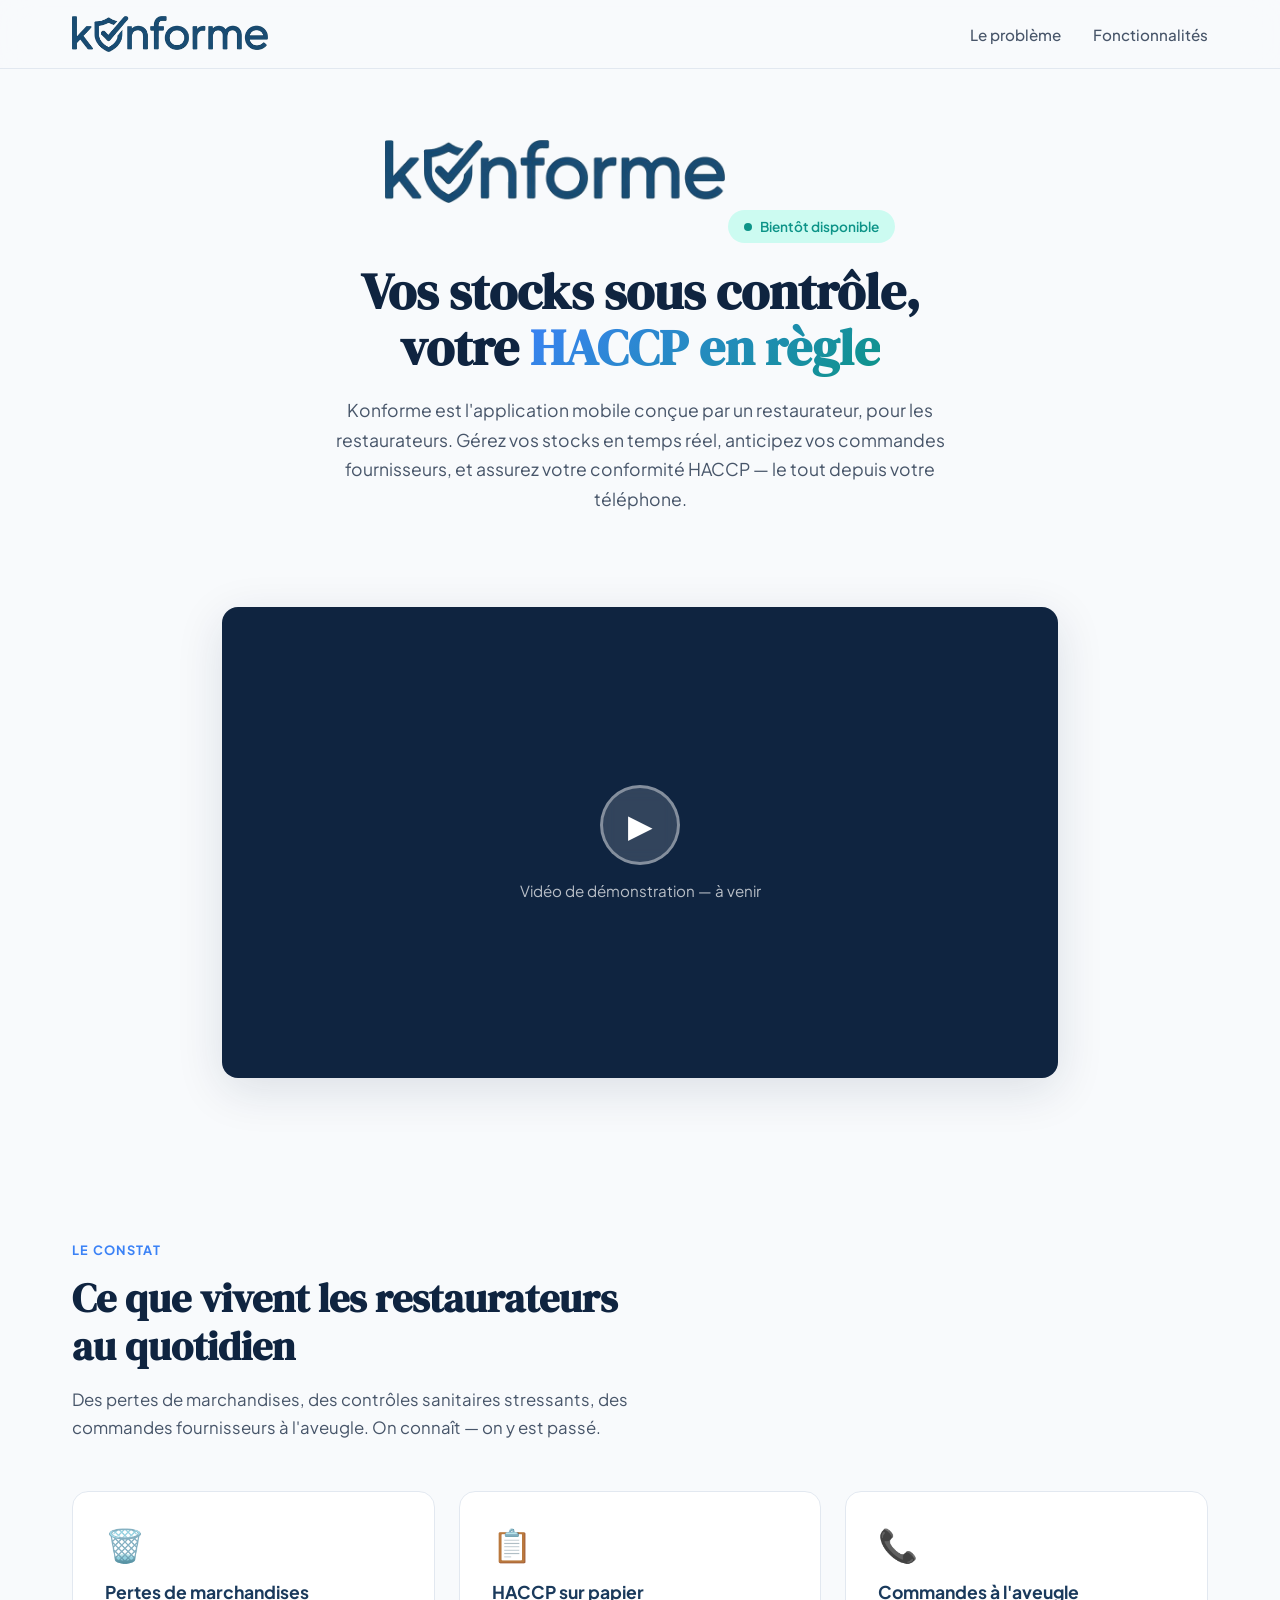
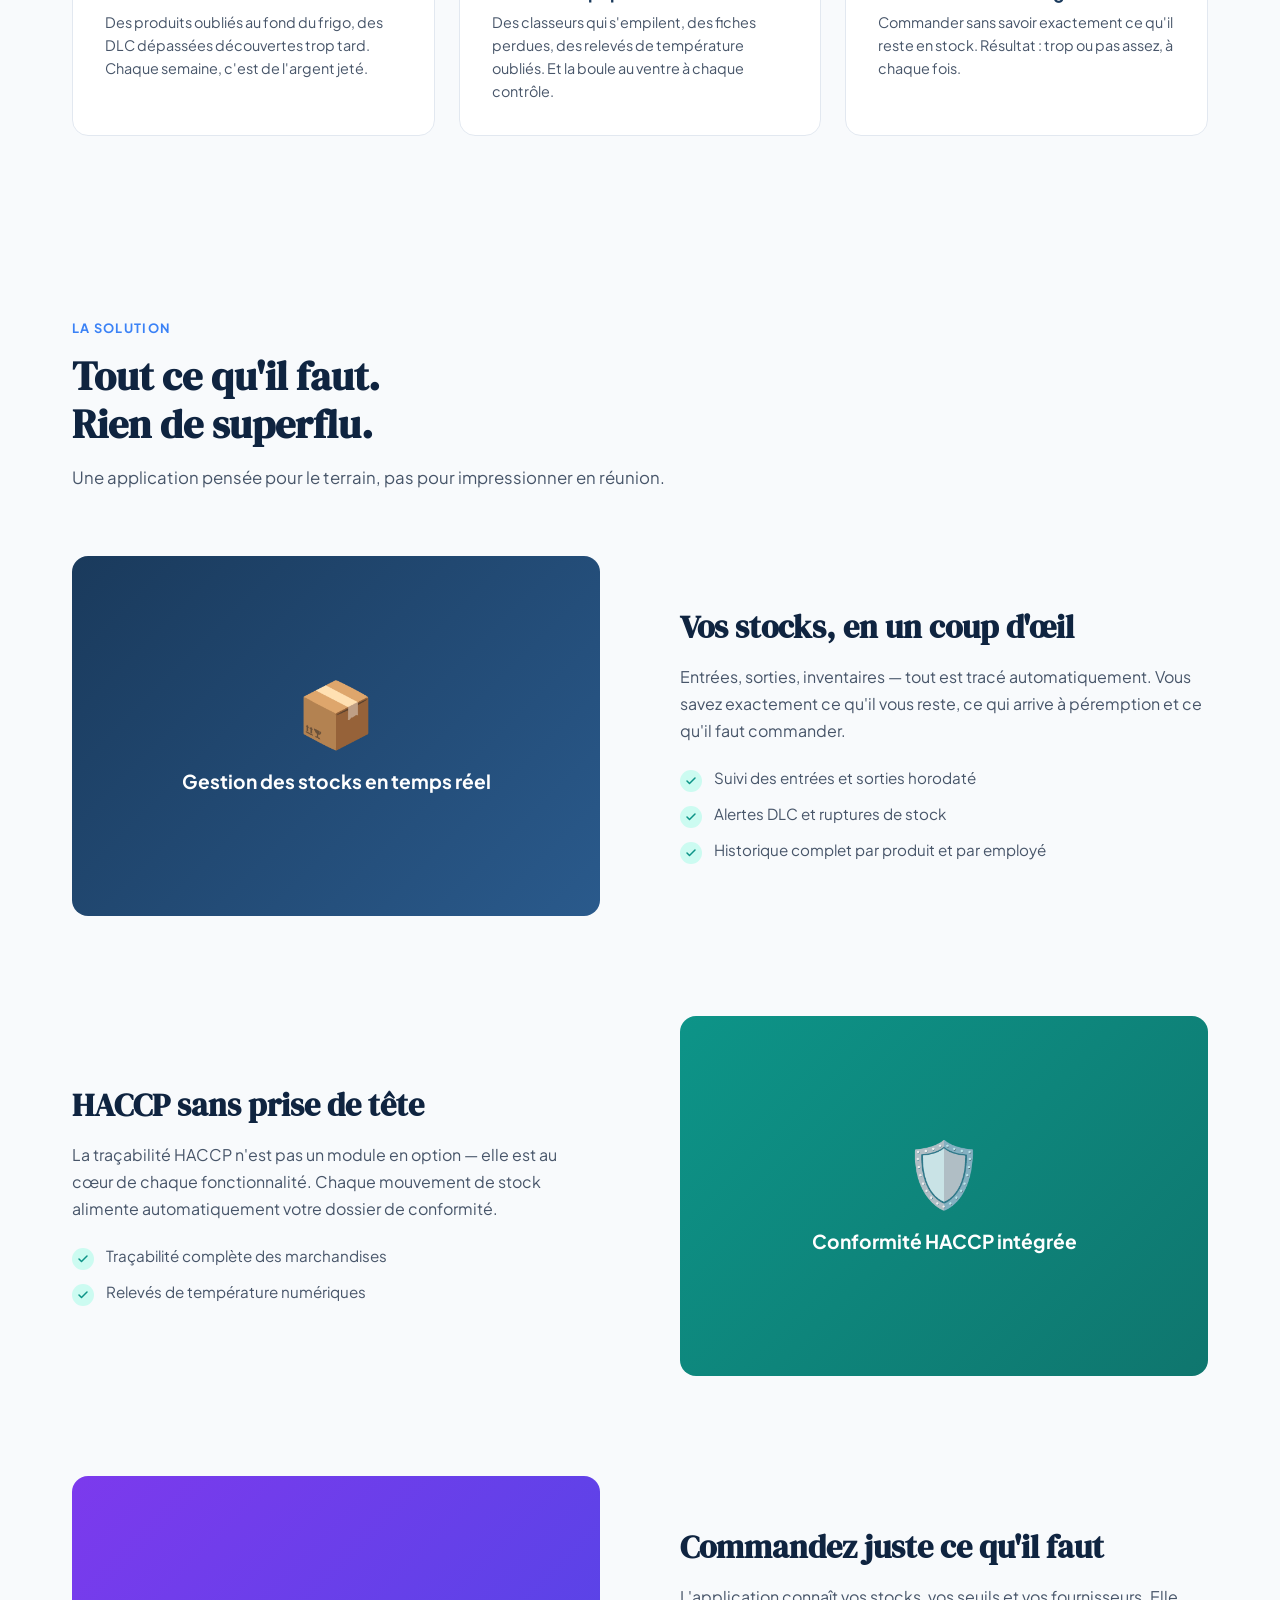
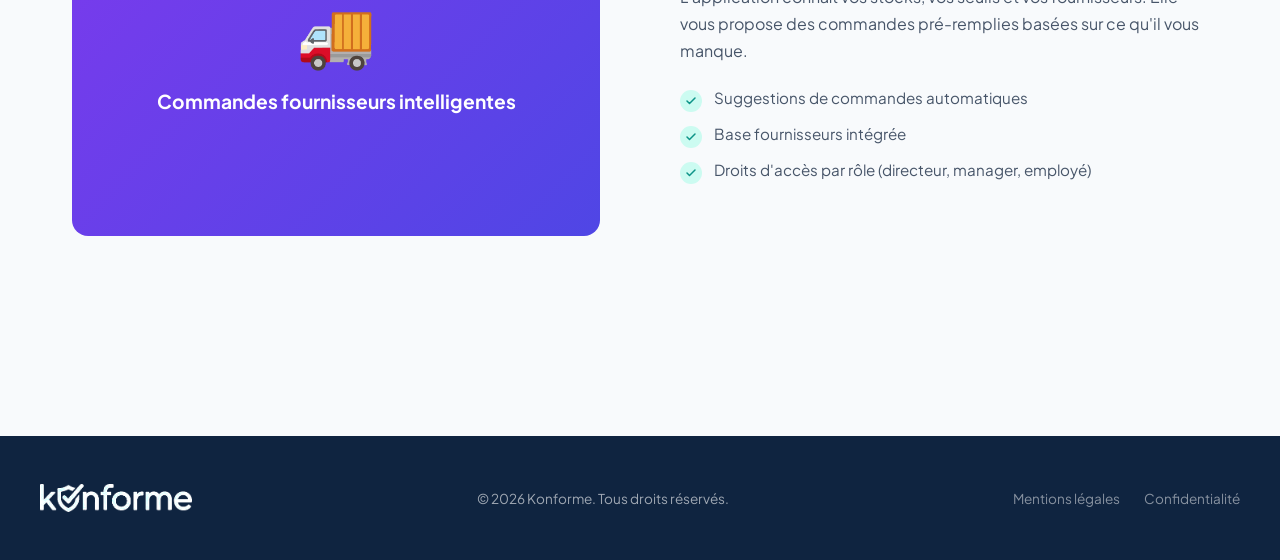
<file: index.html>
<!DOCTYPE html>
<html lang="fr">
<head>
<meta charset="UTF-8">
<meta name="viewport" content="width=device-width, initial-scale=1.0">
<!-- Aucun script, style, police ni connexion hors de ce site et de la base Konforme. -->
<meta http-equiv="Content-Security-Policy" content="default-src 'none'; script-src 'self'; style-src 'self'; font-src 'self'; img-src 'self'; connect-src https://bnlunucirsgbodbamtaa.supabase.co; base-uri 'none'; form-action 'none'">
<meta name="referrer" content="strict-origin-when-cross-origin">
<title>Konforme — Gestion des stocks &amp; conformité HACCP</title>
<meta name="description" content="Konforme : la gestion des stocks et la conformité HACCP pour la restauration, depuis votre téléphone.">
<link rel="icon" href="/assets/favicon.png">
<link rel="stylesheet" href="/assets/landing.css">
</head>
<body>

<!-- NAV -->
<nav id="navbar">
  <div class="nav-inner">
    <img src="/assets/logo-konforme.png" alt="Konforme" class="nav-logo">
    <div class="nav-links" id="navLinks">
      <a href="#problemes">Le problème</a>
      <a href="#fonctionnalites">Fonctionnalités</a>
    </div>
    <button class="hamburger" id="hamburger" aria-label="Menu">
      <span></span><span></span><span></span>
    </button>
  </div>
</nav>

<!-- HERO -->
<section class="hero">
  <img src="/assets/logo-konforme.png" alt="Konforme" class="hero-logo">
  <div class="hero-badge">Bientôt disponible</div>
  <h1>Vos stocks sous contrôle,<br>votre <span>HACCP en règle</span></h1>
  <p class="hero-desc">
    Konforme est l'application mobile conçue par un restaurateur, pour les restaurateurs.
    Gérez vos stocks en temps réel, anticipez vos commandes fournisseurs,
    et assurez votre conformité HACCP — le tout depuis votre téléphone.
  </p>
</section>

<!-- VIDEO -->
<section class="video-section">
  <div class="video-wrapper">
    <!-- REMPLACER ce placeholder par ta vidéo :
         Option 1 - YouTube : <iframe src="https://www.youtube.com/embed/TON_ID_VIDEO" allowfullscreen></iframe>
         Option 2 - Fichier : <video src="demo.mp4" controls poster="thumbnail.jpg"></video>
    -->
    <div class="video-placeholder" id="videoPlaceholder">
      <div class="play-btn">▶</div>
      <p>Vidéo de démonstration — à venir</p>
    </div>
  </div>
</section>

<!-- PROBLEMS -->
<section class="problems" id="problemes">
  <div class="section-label">Le constat</div>
  <h2>Ce que vivent les restaurateurs<br>au quotidien</h2>
  <p class="section-desc">
    Des pertes de marchandises, des contrôles sanitaires stressants,
    des commandes fournisseurs à l'aveugle. On connaît — on y est passé.
  </p>
  <div class="problem-grid">
    <div class="problem-card">
      <div class="problem-icon">🗑️</div>
      <h3>Pertes de marchandises</h3>
      <p>Des produits oubliés au fond du frigo, des DLC dépassées découvertes trop tard. Chaque semaine, c'est de l'argent jeté.</p>
    </div>
    <div class="problem-card">
      <div class="problem-icon">📋</div>
      <h3>HACCP sur papier</h3>
      <p>Des classeurs qui s'empilent, des fiches perdues, des relevés de température oubliés. Et la boule au ventre à chaque contrôle.</p>
    </div>
    <div class="problem-card">
      <div class="problem-icon">📞</div>
      <h3>Commandes à l'aveugle</h3>
      <p>Commander sans savoir exactement ce qu'il reste en stock. Résultat : trop ou pas assez, à chaque fois.</p>
    </div>
  </div>
</section>

<!-- FEATURES -->
<section class="features" id="fonctionnalites">
  <div class="section-label">La solution</div>
  <h2>Tout ce qu'il faut.<br>Rien de superflu.</h2>
  <p class="section-desc marge-features">
    Une application pensée pour le terrain, pas pour impressionner en réunion.
  </p>

  <div class="feature-row">
    <div class="feature-visual">
      <div class="feature-visual-content">
        <div class="feature-emoji">📦</div>
        <div class="feature-visual-title">Gestion des stocks en temps réel</div>
      </div>
    </div>
    <div class="feature-content">
      <h3>Vos stocks, en un coup d'œil</h3>
      <p>Entrées, sorties, inventaires — tout est tracé automatiquement. Vous savez exactement ce qu'il vous reste, ce qui arrive à péremption et ce qu'il faut commander.</p>
      <ul class="feature-checklist">
        <li><div class="check-icon"><svg viewBox="0 0 24 24" fill="none" stroke="currentColor" stroke-width="3" stroke-linecap="round" stroke-linejoin="round"><path d="M20 6L9 17l-5-5"/></svg></div>Suivi des entrées et sorties horodaté</li>
        <li><div class="check-icon"><svg viewBox="0 0 24 24" fill="none" stroke="currentColor" stroke-width="3" stroke-linecap="round" stroke-linejoin="round"><path d="M20 6L9 17l-5-5"/></svg></div>Alertes DLC et ruptures de stock</li>
        <li><div class="check-icon"><svg viewBox="0 0 24 24" fill="none" stroke="currentColor" stroke-width="3" stroke-linecap="round" stroke-linejoin="round"><path d="M20 6L9 17l-5-5"/></svg></div>Historique complet par produit et par employé</li>
      </ul>
    </div>
  </div>

  <div class="feature-row reverse">
    <div class="feature-visual fond-teal">
      <div class="feature-visual-content">
        <div class="feature-emoji">🛡️</div>
        <div class="feature-visual-title">Conformité HACCP intégrée</div>
      </div>
    </div>
    <div class="feature-content">
      <h3>HACCP sans prise de tête</h3>
      <p>La traçabilité HACCP n'est pas un module en option — elle est au cœur de chaque fonctionnalité. Chaque mouvement de stock alimente automatiquement votre dossier de conformité.</p>
      <ul class="feature-checklist">
        <li><div class="check-icon"><svg viewBox="0 0 24 24" fill="none" stroke="currentColor" stroke-width="3" stroke-linecap="round" stroke-linejoin="round"><path d="M20 6L9 17l-5-5"/></svg></div>Traçabilité complète des marchandises</li>
        <li><div class="check-icon"><svg viewBox="0 0 24 24" fill="none" stroke="currentColor" stroke-width="3" stroke-linecap="round" stroke-linejoin="round"><path d="M20 6L9 17l-5-5"/></svg></div>Relevés de température numériques</li>
      </ul>
    </div>
  </div>

  <div class="feature-row">
    <div class="feature-visual fond-violet">
      <div class="feature-visual-content">
        <div class="feature-emoji">🚚</div>
        <div class="feature-visual-title">Commandes fournisseurs intelligentes</div>
      </div>
    </div>
    <div class="feature-content">
      <h3>Commandez juste ce qu'il faut</h3>
      <p>L'application connaît vos stocks, vos seuils et vos fournisseurs. Elle vous propose des commandes pré-remplies basées sur ce qu'il vous manque.</p>
      <ul class="feature-checklist">
        <li><div class="check-icon"><svg viewBox="0 0 24 24" fill="none" stroke="currentColor" stroke-width="3" stroke-linecap="round" stroke-linejoin="round"><path d="M20 6L9 17l-5-5"/></svg></div>Suggestions de commandes automatiques</li>
        <li><div class="check-icon"><svg viewBox="0 0 24 24" fill="none" stroke="currentColor" stroke-width="3" stroke-linecap="round" stroke-linejoin="round"><path d="M20 6L9 17l-5-5"/></svg></div>Base fournisseurs intégrée</li>
        <li><div class="check-icon"><svg viewBox="0 0 24 24" fill="none" stroke="currentColor" stroke-width="3" stroke-linecap="round" stroke-linejoin="round"><path d="M20 6L9 17l-5-5"/></svg></div>Droits d'accès par rôle (directeur, manager, employé)</li>
      </ul>
    </div>
  </div>
</section>

<!-- « Etre recontacte » : pret mais masque jusqu'a la fin du test chez
     Porzione (Felix, 25 octobre). Pour l'afficher : retirer « cache » ci-dessous.
     Le simulateur de devis viendra quand les prix seront definis. -->
<section class="contact-section cache" id="contact">
  <div class="contact-inner">
    <div class="section-label">Contact</div>
    <h2>Être recontacté</h2>
    <div class="callback-form visible" id="callbackForm">
      <input type="text" id="cbName" placeholder="Votre nom" maxlength="200" autocomplete="name">
      <input type="text" id="cbEtab" placeholder="Nom de l'établissement" maxlength="200" autocomplete="organization">
      <input type="email" id="cbEmail" placeholder="Votre e-mail" maxlength="254" autocomplete="email">
      <input type="tel" id="cbPhone" placeholder="Votre téléphone" maxlength="30" autocomplete="tel">
      <input type="text" id="cbSlot" placeholder="Créneau préféré (ex: mardi matin)" maxlength="100">
      <div class="callback-erreur" id="cbErreur" role="alert"></div>
      <button class="btn btn-teal btn-pleine" id="btnEnvoyer">Envoyer ma demande</button>
    </div>
    <div class="callback-success" id="callbackSuccess">
      ✓ Merci ! Nous vous recontacterons rapidement.
    </div>
  </div>
</section>

<!-- FOOTER -->
<footer>
  <div class="footer-inner">
    <img src="/assets/logo-konforme.png" alt="Konforme" class="footer-logo">
    <p>© 2026 Konforme. Tous droits réservés.</p>
    <div class="footer-links">
      <a href="/mentions-legales/">Mentions légales</a>
      <a href="/confidentialite/">Confidentialité</a>
    </div>
  </div>
</footer>

<script src="/config.js"></script>
<script src="/assets/landing.js"></script>

</body>
</html>
</file>
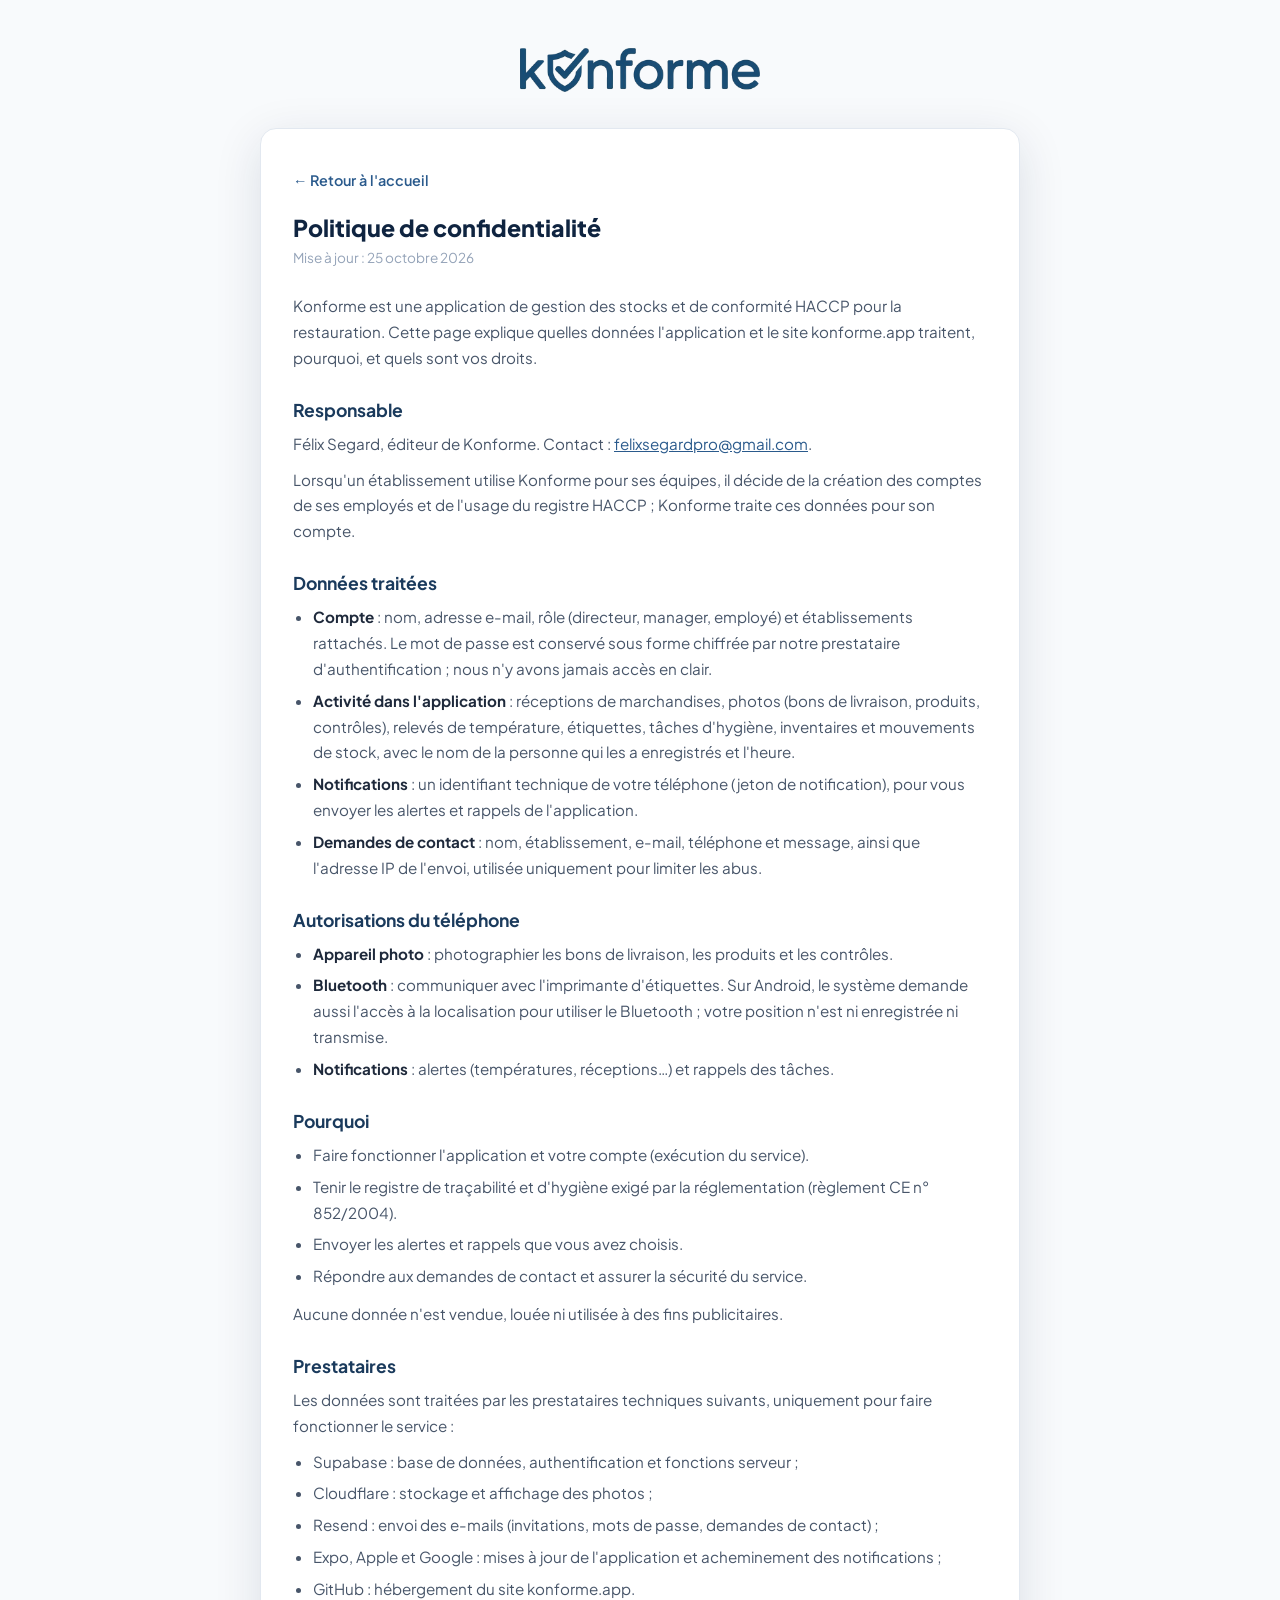
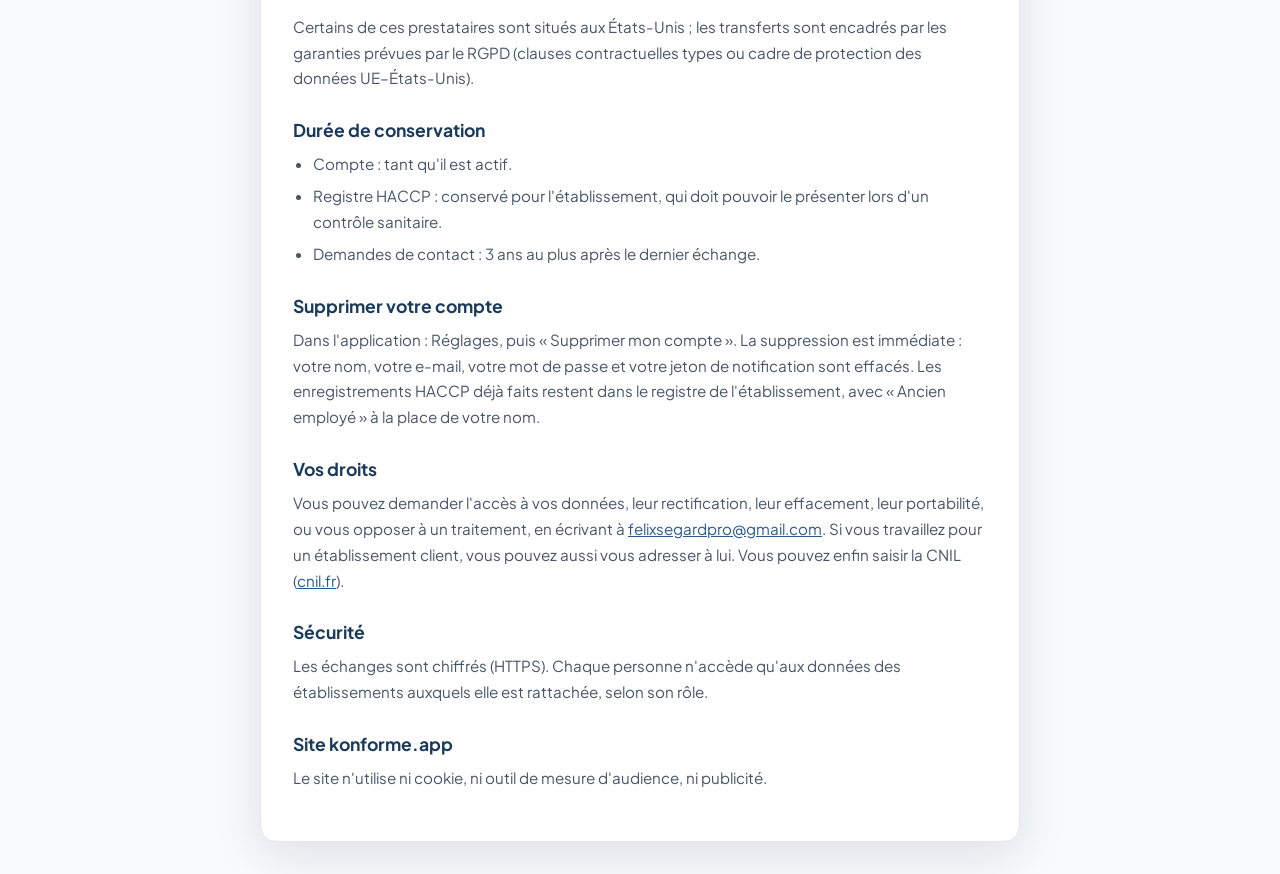
<file: confidentialite/index.html>
<!doctype html>
<html lang="fr">
<head>
  <meta charset="utf-8">
  <meta name="viewport" content="width=device-width, initial-scale=1">
  <meta http-equiv="Content-Security-Policy" content="default-src 'none'; style-src 'self'; font-src 'self'; img-src 'self'; base-uri 'none'; form-action 'none'">
  <meta name="referrer" content="strict-origin-when-cross-origin">
  <title>Politique de confidentialité — Konforme</title>
  <link rel="icon" href="/assets/favicon.png">
  <link rel="stylesheet" href="/assets/style.css">
</head>
<body>
  <a class="logo-lien" href="/"><img class="logo" src="/assets/logo-konforme.png" alt="Konforme"></a>
  <main class="carte texte-page">
    <a class="retour" href="/">← Retour à l'accueil</a>
    <h1>Politique de confidentialité</h1>
    <p class="maj">Mise à jour : 25 octobre 2026</p>

    <p>Konforme est une application de gestion des stocks et de conformité HACCP pour la restauration. Cette page explique quelles données l'application et le site konforme.app traitent, pourquoi, et quels sont vos droits.</p>

    <h2>Responsable</h2>
    <p>Félix Segard, éditeur de Konforme. Contact : <a href="mailto:felixsegardpro@gmail.com">felixsegardpro@gmail.com</a>.</p>
    <p>Lorsqu'un établissement utilise Konforme pour ses équipes, il décide de la création des comptes de ses employés et de l'usage du registre HACCP ; Konforme traite ces données pour son compte.</p>

    <h2>Données traitées</h2>
    <ul>
      <li><strong>Compte</strong> : nom, adresse e-mail, rôle (directeur, manager, employé) et établissements rattachés. Le mot de passe est conservé sous forme chiffrée par notre prestataire d'authentification ; nous n'y avons jamais accès en clair.</li>
      <li><strong>Activité dans l'application</strong> : réceptions de marchandises, photos (bons de livraison, produits, contrôles), relevés de température, étiquettes, tâches d'hygiène, inventaires et mouvements de stock, avec le nom de la personne qui les a enregistrés et l'heure.</li>
      <li><strong>Notifications</strong> : un identifiant technique de votre téléphone (jeton de notification), pour vous envoyer les alertes et rappels de l'application.</li>
      <li><strong>Demandes de contact</strong> : nom, établissement, e-mail, téléphone et message, ainsi que l'adresse IP de l'envoi, utilisée uniquement pour limiter les abus.</li>
    </ul>

    <h2>Autorisations du téléphone</h2>
    <ul>
      <li><strong>Appareil photo</strong> : photographier les bons de livraison, les produits et les contrôles.</li>
      <li><strong>Bluetooth</strong> : communiquer avec l'imprimante d'étiquettes. Sur Android, le système demande aussi l'accès à la localisation pour utiliser le Bluetooth ; votre position n'est ni enregistrée ni transmise.</li>
      <li><strong>Notifications</strong> : alertes (températures, réceptions…) et rappels des tâches.</li>
    </ul>

    <h2>Pourquoi</h2>
    <ul>
      <li>Faire fonctionner l'application et votre compte (exécution du service).</li>
      <li>Tenir le registre de traçabilité et d'hygiène exigé par la réglementation (règlement CE n° 852/2004).</li>
      <li>Envoyer les alertes et rappels que vous avez choisis.</li>
      <li>Répondre aux demandes de contact et assurer la sécurité du service.</li>
    </ul>
    <p>Aucune donnée n'est vendue, louée ni utilisée à des fins publicitaires.</p>

    <h2>Prestataires</h2>
    <p>Les données sont traitées par les prestataires techniques suivants, uniquement pour faire fonctionner le service :</p>
    <ul>
      <li>Supabase : base de données, authentification et fonctions serveur ;</li>
      <li>Cloudflare : stockage et affichage des photos ;</li>
      <li>Resend : envoi des e-mails (invitations, mots de passe, demandes de contact) ;</li>
      <li>Expo, Apple et Google : mises à jour de l'application et acheminement des notifications ;</li>
      <li>GitHub : hébergement du site konforme.app.</li>
    </ul>
    <p>Certains de ces prestataires sont situés aux États-Unis ; les transferts sont encadrés par les garanties prévues par le RGPD (clauses contractuelles types ou cadre de protection des données UE–États-Unis).</p>

    <h2>Durée de conservation</h2>
    <ul>
      <li>Compte : tant qu'il est actif.</li>
      <li>Registre HACCP : conservé pour l'établissement, qui doit pouvoir le présenter lors d'un contrôle sanitaire.</li>
      <li>Demandes de contact : 3 ans au plus après le dernier échange.</li>
    </ul>

    <h2>Supprimer votre compte</h2>
    <p>Dans l'application : Réglages, puis « Supprimer mon compte ». La suppression est immédiate : votre nom, votre e-mail, votre mot de passe et votre jeton de notification sont effacés. Les enregistrements HACCP déjà faits restent dans le registre de l'établissement, avec « Ancien employé » à la place de votre nom.</p>

    <h2>Vos droits</h2>
    <p>Vous pouvez demander l'accès à vos données, leur rectification, leur effacement, leur portabilité, ou vous opposer à un traitement, en écrivant à <a href="mailto:felixsegardpro@gmail.com">felixsegardpro@gmail.com</a>. Si vous travaillez pour un établissement client, vous pouvez aussi vous adresser à lui. Vous pouvez enfin saisir la CNIL (<a href="https://www.cnil.fr" rel="noopener">cnil.fr</a>).</p>

    <h2>Sécurité</h2>
    <p>Les échanges sont chiffrés (HTTPS). Chaque personne n'accède qu'aux données des établissements auxquels elle est rattachée, selon son rôle.</p>

    <h2>Site konforme.app</h2>
    <p>Le site n'utilise ni cookie, ni outil de mesure d'audience, ni publicité.</p>
  </main>
</body>
</html>
</file>
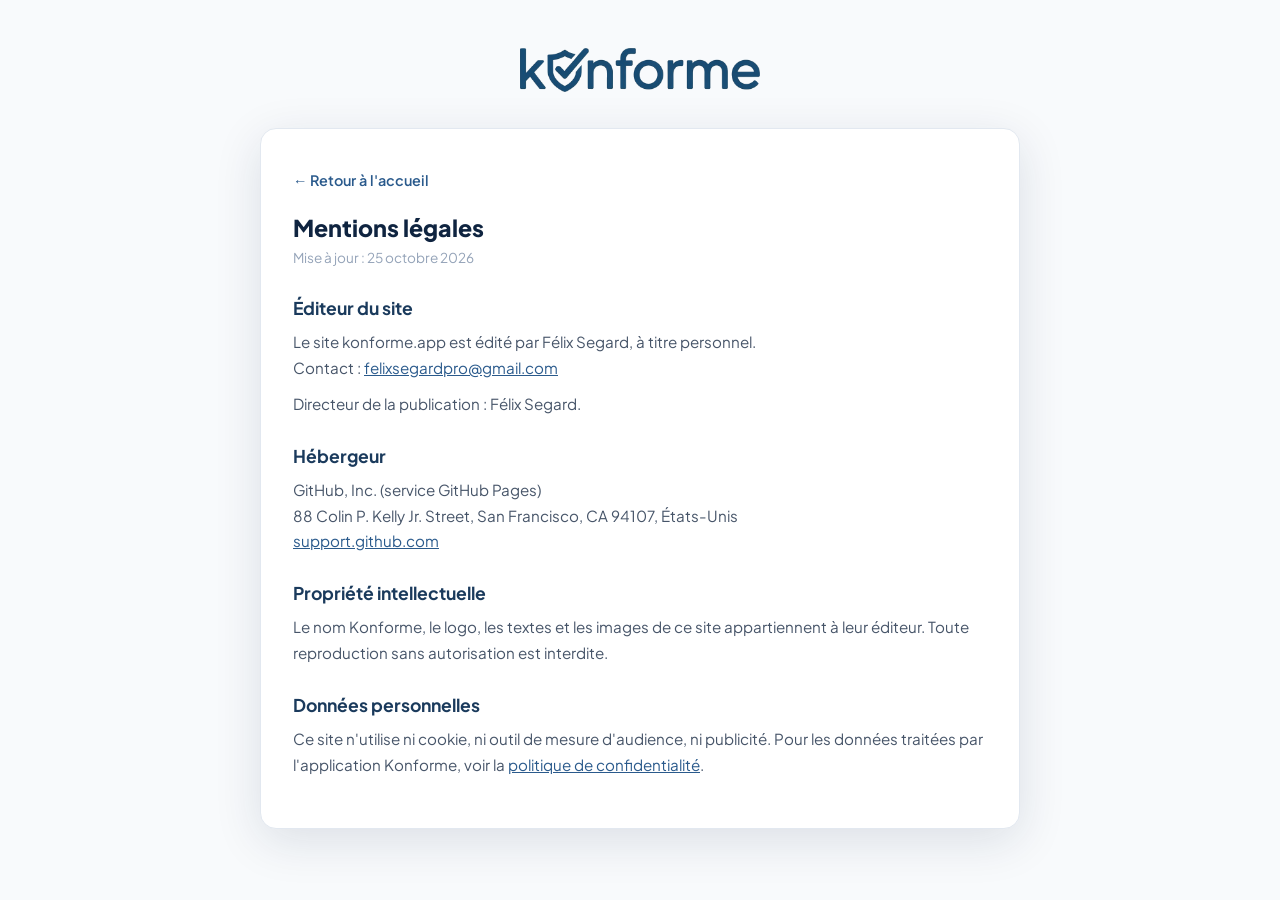
<file: mentions-legales/index.html>
<!doctype html>
<html lang="fr">
<head>
  <meta charset="utf-8">
  <meta name="viewport" content="width=device-width, initial-scale=1">
  <meta http-equiv="Content-Security-Policy" content="default-src 'none'; style-src 'self'; font-src 'self'; img-src 'self'; base-uri 'none'; form-action 'none'">
  <meta name="referrer" content="strict-origin-when-cross-origin">
  <title>Mentions légales — Konforme</title>
  <link rel="icon" href="/assets/favicon.png">
  <link rel="stylesheet" href="/assets/style.css">
</head>
<body>
  <a class="logo-lien" href="/"><img class="logo" src="/assets/logo-konforme.png" alt="Konforme"></a>
  <main class="carte texte-page">
    <a class="retour" href="/">← Retour à l'accueil</a>
    <h1>Mentions légales</h1>
    <p class="maj">Mise à jour : 25 octobre 2026</p>

    <h2>Éditeur du site</h2>
    <p>Le site konforme.app est édité par Félix Segard, à titre personnel.<br>
    Contact : <a href="mailto:felixsegardpro@gmail.com">felixsegardpro@gmail.com</a></p>
    <p>Directeur de la publication : Félix Segard.</p>

    <h2>Hébergeur</h2>
    <p>GitHub, Inc. (service GitHub Pages)<br>
    88 Colin P. Kelly Jr. Street, San Francisco, CA 94107, États-Unis<br>
    <a href="https://support.github.com" rel="noopener">support.github.com</a></p>

    <h2>Propriété intellectuelle</h2>
    <p>Le nom Konforme, le logo, les textes et les images de ce site appartiennent à leur éditeur. Toute reproduction sans autorisation est interdite.</p>

    <h2>Données personnelles</h2>
    <p>Ce site n'utilise ni cookie, ni outil de mesure d'audience, ni publicité. Pour les données traitées par l'application Konforme, voir la <a href="/confidentialite/">politique de confidentialité</a>.</p>
  </main>
</body>
</html>
</file>
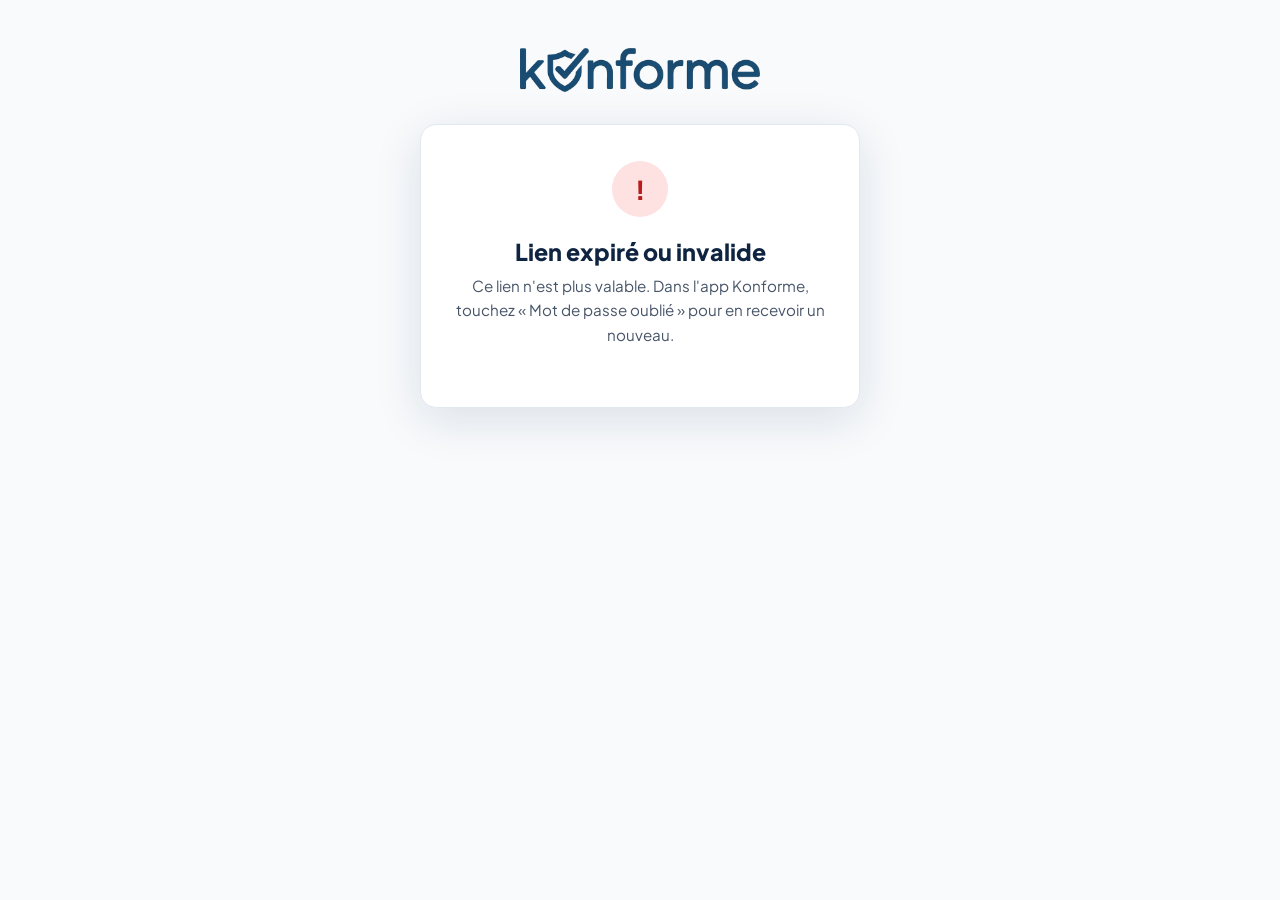
<file: reset-password/index.html>
<!doctype html>
<html lang="fr">
<head>
  <meta charset="utf-8">
  <meta name="viewport" content="width=device-width, initial-scale=1">
  <!-- Aucun script, police ni connexion hors de ce site et de la base Konforme. -->
  <meta http-equiv="Content-Security-Policy" content="default-src 'none'; script-src 'self'; style-src 'self'; font-src 'self'; img-src 'self'; connect-src https://bnlunucirsgbodbamtaa.supabase.co; base-uri 'none'; form-action 'none'">
  <meta name="referrer" content="no-referrer">
  <meta name="robots" content="noindex">
  <title>Konforme — Mot de passe</title>
  <link rel="icon" href="/assets/favicon.png">
  <link rel="stylesheet" href="/assets/style.css">
</head>
<body>
  <img class="logo" src="/assets/logo-konforme.png" alt="Konforme">

  <main class="carte">
    <!-- 1. Formulaire -->
    <section id="etat-formulaire" class="etat">
      <div class="icone cle">🔑</div>
      <h1 id="titre">Nouveau mot de passe</h1>
      <p class="sous-titre" id="intro">Choisissez votre nouveau mot de passe Konforme.</p>
      <form id="formulaire" novalidate>
        <label for="nouveau">Nouveau mot de passe</label>
        <div class="champ">
          <input id="nouveau" type="password" autocomplete="new-password" placeholder="8 caractères minimum">
          <button type="button" class="afficher" data-cible="nouveau">Afficher</button>
        </div>
        <div class="force" aria-live="polite">
          <div class="force-barres"><span></span><span></span><span></span><span></span></div>
          <div class="force-texte" id="force-texte"></div>
        </div>
        <label for="confirmation">Confirmation</label>
        <div class="champ">
          <input id="confirmation" type="password" autocomplete="new-password" placeholder="Retapez le mot de passe">
          <button type="button" class="afficher" data-cible="confirmation">Afficher</button>
        </div>
        <div class="message-erreur" id="erreur" role="alert"></div>
        <button id="enregistrer" class="bouton" type="submit">Enregistrer le mot de passe</button>
      </form>
      <a id="ouvrir-app" class="bouton secondaire cache" href="#">Ouvrir dans l'app Konforme</a>
    </section>

    <!-- 2. Succes -->
    <section id="etat-succes" class="etat">
      <div class="icone ok">✓</div>
      <h1>Mot de passe enregistré</h1>
      <p class="sous-titre">Vous pouvez vous connecter dans l'app Konforme avec votre adresse e-mail et ce mot de passe.</p>
    </section>

    <!-- 3. Lien expire ou invalide -->
    <section id="etat-expire" class="etat">
      <div class="icone erreur">!</div>
      <h1>Lien expiré ou invalide</h1>
      <p class="sous-titre" id="texte-expire">Ce lien n'est plus valable. Dans l'app Konforme, touchez « Mot de passe oublié » pour en recevoir un nouveau.</p>
    </section>
  </main>

  <script src="/config.js"></script>
  <script src="/assets/supabase-2.103.3.js"></script>
  <script src="/assets/reset-password.js"></script>
</body>
</html>
</file>
<file: assets/landing.css>
/* Polices hebergees sur le site (licence OFL), pas de Google Fonts. */
@font-face { font-family: 'Plus Jakarta Sans'; font-weight: 400; font-display: swap; src: url('/assets/fonts/plus-jakarta-sans-latin-400-normal.woff2') format('woff2'); }
@font-face { font-family: 'Plus Jakarta Sans'; font-weight: 500; font-display: swap; src: url('/assets/fonts/plus-jakarta-sans-latin-500-normal.woff2') format('woff2'); }
@font-face { font-family: 'Plus Jakarta Sans'; font-weight: 600; font-display: swap; src: url('/assets/fonts/plus-jakarta-sans-latin-600-normal.woff2') format('woff2'); }
@font-face { font-family: 'Plus Jakarta Sans'; font-weight: 700; font-display: swap; src: url('/assets/fonts/plus-jakarta-sans-latin-700-normal.woff2') format('woff2'); }
@font-face { font-family: 'Plus Jakarta Sans'; font-weight: 800; font-display: swap; src: url('/assets/fonts/plus-jakarta-sans-latin-800-normal.woff2') format('woff2'); }
@font-face { font-family: 'DM Serif Display'; font-weight: 400; font-display: swap; src: url('/assets/fonts/dm-serif-display-latin-400-normal.woff2') format('woff2'); }

:root {
  --navy: #1a3a5c;
  --navy-deep: #0f2440;
  --navy-light: #2a5a8c;
  --blue-accent: #3b82f6;
  --blue-soft: #dbeafe;
  --teal: #0d9488;
  --teal-light: #ccfbf1;
  --white: #ffffff;
  --off-white: #f8fafc;
  --gray-100: #f1f5f9;
  --gray-200: #e2e8f0;
  --gray-400: #94a3b8;
  --gray-600: #475569;
  --gray-800: #1e293b;
  --green: #16a34a;
  --green-light: #dcfce7;
  --orange: #d97706;
  --orange-light: #fef3c7;
  --radius: 16px;
  --radius-sm: 10px;
  --shadow-card: 0 4px 24px rgba(15, 36, 64, 0.08);
  --shadow-lg: 0 12px 48px rgba(15, 36, 64, 0.12);
}

* { margin: 0; padding: 0; box-sizing: border-box; }
html { scroll-behavior: smooth; }

body {
  font-family: 'Plus Jakarta Sans', sans-serif;
  color: var(--gray-800);
  background: var(--off-white);
  overflow-x: hidden;
  -webkit-font-smoothing: antialiased;
}

/* ============ NAV ============ */
nav {
  position: fixed; top: 0; width: 100%; z-index: 100;
  background: rgba(248, 250, 252, 0.85);
  backdrop-filter: blur(16px);
  border-bottom: 1px solid var(--gray-200);
  transition: box-shadow 0.3s;
}
nav.scrolled { box-shadow: 0 2px 20px rgba(0,0,0,0.06); }
.nav-inner {
  max-width: 1200px; margin: 0 auto; padding: 16px 32px;
  display: flex; align-items: center; justify-content: space-between;
}
.nav-logo { height: 36px; }
.nav-links { display: flex; gap: 32px; align-items: center; }
.nav-links a {
  text-decoration: none; color: var(--gray-600);
  font-weight: 500; font-size: 0.95rem; transition: color 0.2s;
}
.nav-links a:hover { color: var(--navy); }
.hamburger {
  display: none; background: none; border: none; cursor: pointer;
  width: 32px; height: 24px; position: relative;
}
.hamburger span {
  display: block; width: 100%; height: 2px; background: var(--navy);
  position: absolute; left: 0; transition: 0.3s;
}
.hamburger span:nth-child(1) { top: 0; }
.hamburger span:nth-child(2) { top: 50%; transform: translateY(-50%); }
.hamburger span:nth-child(3) { bottom: 0; }

/* ============ BUTTONS ============ */
.btn {
  display: inline-flex; align-items: center; justify-content: center;
  padding: 12px 28px; border-radius: 50px; font-weight: 600;
  font-size: 0.95rem; text-decoration: none; transition: all 0.3s ease;
  cursor: pointer; border: none; font-family: inherit;
}
.btn-primary {
  background: var(--navy); color: var(--white);
  box-shadow: 0 4px 16px rgba(26, 58, 92, 0.25);
}
.btn-primary:hover {
  background: var(--navy-deep); transform: translateY(-2px);
  box-shadow: 0 6px 24px rgba(26, 58, 92, 0.35);
}
.btn-outline {
  background: transparent; color: var(--navy); border: 2px solid var(--navy);
}
.btn-outline:hover { background: var(--navy); color: var(--white); }
.btn-white {
  background: var(--white); color: var(--navy);
  box-shadow: 0 4px 16px rgba(0,0,0,0.1);
}
.btn-white:hover { transform: translateY(-2px); box-shadow: 0 6px 24px rgba(0,0,0,0.15); }
.btn-teal {
  background: var(--teal); color: var(--white);
  box-shadow: 0 4px 16px rgba(13, 148, 136, 0.3);
}
.btn-teal:hover {
  background: #0f766e; transform: translateY(-2px);
  box-shadow: 0 6px 24px rgba(13, 148, 136, 0.4);
}

/* ============ HERO ============ */
.hero {
  padding: 140px 32px 60px; max-width: 900px; margin: 0 auto; text-align: center;
}
.hero-logo { max-width: 340px; height: auto; margin-bottom: 28px; animation: fadeUp 0.6s ease-out; }

.hero-badge {
  display: inline-flex; align-items: center; gap: 8px;
  background: var(--teal-light); color: var(--teal);
  padding: 8px 16px; border-radius: 50px;
  font-size: 0.85rem; font-weight: 600; margin-bottom: 20px;
  animation: fadeUp 0.6s ease-out 0.1s both;
}
.hero-badge::before {
  content: ''; width: 8px; height: 8px; background: var(--teal);
  border-radius: 50%; animation: pulse 2s infinite;
}

h1 {
  font-family: 'DM Serif Display', serif; font-size: 3.2rem;
  line-height: 1.1; color: var(--navy-deep); margin-bottom: 20px;
  animation: fadeUp 0.6s ease-out 0.2s both;
}
h1 span {
  background: linear-gradient(135deg, var(--blue-accent), var(--teal));
  -webkit-background-clip: text; -webkit-text-fill-color: transparent; background-clip: text;
}

.hero-desc {
  font-size: 1.1rem; line-height: 1.7; color: var(--gray-600);
  margin-bottom: 32px; max-width: 640px; margin-left: auto; margin-right: auto;
  animation: fadeUp 0.6s ease-out 0.3s both;
}

/* ============ VIDEO ============ */
.video-section {
  max-width: 900px; margin: 0 auto 80px; padding: 0 32px;
  animation: fadeUp 0.6s ease-out 0.4s both;
}
.video-wrapper {
  position: relative; padding-bottom: 56.25%; /* 16:9 */
  background: var(--navy-deep); border-radius: var(--radius);
  overflow: hidden; box-shadow: var(--shadow-lg);
}
.video-wrapper iframe, .video-wrapper video {
  position: absolute; top: 0; left: 0; width: 100%; height: 100%;
  border: none;
}
.video-placeholder {
  position: absolute; top: 0; left: 0; width: 100%; height: 100%;
  display: flex; flex-direction: column; align-items: center; justify-content: center;
  color: var(--white); gap: 16px;
}
.play-btn {
  width: 80px; height: 80px; background: rgba(255,255,255,0.15);
  border: 3px solid rgba(255,255,255,0.4); border-radius: 50%;
  display: flex; align-items: center; justify-content: center;
  font-size: 2rem; cursor: pointer; transition: all 0.3s;
  backdrop-filter: blur(8px);
}
.play-btn:hover {
  background: rgba(255,255,255,0.25); border-color: var(--white);
  transform: scale(1.1);
}
.video-placeholder p { font-size: 0.95rem; opacity: 0.7; }

/* ============ SECTION COMMON ============ */
.section-label {
  display: inline-flex; align-items: center; gap: 8px;
  font-size: 0.8rem; font-weight: 700; text-transform: uppercase;
  letter-spacing: 0.1em; color: var(--blue-accent); margin-bottom: 16px;
}
h2 {
  font-family: 'DM Serif Display', serif; font-size: 2.5rem;
  color: var(--navy-deep); margin-bottom: 16px; line-height: 1.2;
}
.section-desc {
  font-size: 1.05rem; color: var(--gray-600); line-height: 1.7;
  max-width: 640px; margin-bottom: 48px;
}

/* ============ PROBLEMS ============ */
.problems { padding: 80px 32px; max-width: 1200px; margin: 0 auto; }
.problem-grid { display: grid; grid-template-columns: repeat(3, 1fr); gap: 24px; }
.problem-card {
  background: var(--white); border-radius: var(--radius); padding: 32px;
  border: 1px solid var(--gray-200); transition: all 0.3s;
  position: relative; overflow: hidden;
}
.problem-card::before {
  content: ''; position: absolute; top: 0; left: 0; right: 0; height: 3px;
  background: linear-gradient(90deg, #ef4444, #f97316);
  transform: scaleX(0); transition: transform 0.3s;
}
.problem-card:hover::before { transform: scaleX(1); }
.problem-card:hover { box-shadow: var(--shadow-card); transform: translateY(-4px); }
.problem-icon { font-size: 2rem; margin-bottom: 16px; }
.problem-card h3 { font-size: 1.1rem; font-weight: 700; color: var(--navy); margin-bottom: 8px; }
.problem-card p { font-size: 0.9rem; color: var(--gray-600); line-height: 1.6; }

/* ============ FEATURES ============ */
.features { padding: 100px 32px; max-width: 1200px; margin: 0 auto; }
.feature-row {
  display: grid; grid-template-columns: 1fr 1fr; gap: 80px;
  align-items: center; margin-bottom: 100px;
}
.feature-row.reverse { direction: rtl; }
.feature-row.reverse > * { direction: ltr; }
.feature-visual {
  background: linear-gradient(135deg, var(--navy), var(--navy-light));
  border-radius: var(--radius); padding: 40px; min-height: 360px;
  display: flex; align-items: center; justify-content: center;
  position: relative; overflow: hidden;
}
.feature-visual-content {
  position: relative; z-index: 1; color: var(--white); text-align: center;
}
.feature-emoji { font-size: 4rem; margin-bottom: 16px; }
.feature-visual-title { font-size: 1.2rem; font-weight: 700; margin-bottom: 8px; }
.feature-vis-stats { display: grid; grid-template-columns: 1fr 1fr; gap: 12px; margin-top: 20px; }
.feature-vis-stat {
  background: rgba(255,255,255,0.12); border-radius: 12px; padding: 16px;
}
.feature-vis-stat-val { font-size: 1.6rem; font-weight: 800; }
.feature-vis-stat-label { font-size: 0.7rem; opacity: 0.7; margin-top: 2px; }
.feature-content h3 {
  font-family: 'DM Serif Display', serif; font-size: 2rem;
  color: var(--navy-deep); margin-bottom: 16px; line-height: 1.2;
}
.feature-content p {
  font-size: 1rem; color: var(--gray-600); line-height: 1.7; margin-bottom: 24px;
}
.feature-checklist { list-style: none; display: flex; flex-direction: column; gap: 12px; }
.feature-checklist li {
  display: flex; align-items: flex-start; gap: 12px;
  font-size: 0.95rem; color: var(--gray-600);
}
.check-icon {
  width: 22px; height: 22px; background: var(--teal-light);
  border-radius: 50%; display: flex; align-items: center; justify-content: center;
  flex-shrink: 0; margin-top: 2px;
}
.check-icon svg { width: 12px; height: 12px; stroke: var(--teal); }

/* ============ SIMULATOR ============ */
.simulator-section {
  padding: 80px 32px; background: linear-gradient(180deg, var(--off-white), var(--gray-100));
}
.simulator-inner { max-width: 900px; margin: 0 auto; }
.simulator-inner .section-label { text-align: center; display: block; }
.simulator-inner h2 { text-align: center; }
.simulator-inner .section-desc { text-align: center; margin-left: auto; margin-right: auto; }

.sim-card {
  background: var(--white); border-radius: var(--radius); padding: 40px;
  border: 1px solid var(--gray-200); box-shadow: var(--shadow-card);
}

.sim-row {
  display: grid; grid-template-columns: 1fr 1fr; gap: 40px;
  align-items: start;
}

.sim-options { display: flex; flex-direction: column; gap: 24px; }

.sim-group { margin-bottom: 0; }
.sim-group label {
  display: block; font-weight: 700; font-size: 0.9rem;
  color: var(--navy); margin-bottom: 10px;
}
.sim-group .sublabel {
  font-weight: 400; font-size: 0.8rem; color: var(--gray-400);
  display: block; margin-top: 2px;
}

/* Stepper */
.stepper {
  display: flex; align-items: center; gap: 16px;
}
.stepper button {
  width: 40px; height: 40px; border-radius: 50%;
  border: 2px solid var(--gray-200); background: var(--white);
  font-size: 1.2rem; cursor: pointer; transition: all 0.2s;
  display: flex; align-items: center; justify-content: center;
  font-weight: 700; color: var(--navy);
}
.stepper button:hover { border-color: var(--navy); background: var(--gray-100); }
.stepper .stepper-value {
  font-size: 1.5rem; font-weight: 800; color: var(--navy-deep);
  min-width: 40px; text-align: center;
}

/* Toggle */
.toggle-row {
  display: flex; align-items: center; justify-content: space-between;
  padding: 14px 18px; background: var(--gray-100); border-radius: var(--radius-sm);
  cursor: pointer; transition: background 0.2s;
}
.toggle-row:hover { background: var(--gray-200); }
.toggle-row .toggle-label { font-size: 0.9rem; font-weight: 600; color: var(--gray-800); }
.toggle-row .toggle-price { font-size: 0.8rem; color: var(--teal); font-weight: 600; }

.toggle {
  width: 48px; height: 26px; background: var(--gray-200);
  border-radius: 13px; position: relative; transition: background 0.3s;
  flex-shrink: 0; margin-left: 12px;
}
.toggle.active { background: var(--teal); }
.toggle::after {
  content: ''; position: absolute; width: 22px; height: 22px;
  background: var(--white); border-radius: 50%; top: 2px; left: 2px;
  transition: transform 0.3s; box-shadow: 0 1px 3px rgba(0,0,0,0.15);
}
.toggle.active::after { transform: translateX(22px); }

/* Billing toggle */
.billing-toggle {
  display: flex; justify-content: center; gap: 12px; align-items: center;
  margin-bottom: 32px;
}
.billing-toggle span {
  font-size: 0.9rem; font-weight: 500; color: var(--gray-400);
  cursor: pointer; transition: color 0.2s;
}
.billing-toggle span.active { color: var(--navy-deep); font-weight: 700; }
.billing-badge {
  background: var(--green-light); color: var(--green);
  font-size: 0.7rem; font-weight: 700; padding: 3px 10px;
  border-radius: 50px;
}

/* Quote display */
.sim-quote {
  background: linear-gradient(135deg, var(--navy), var(--navy-deep));
  border-radius: var(--radius); padding: 32px; color: var(--white);
  position: sticky; top: 100px;
}
.sim-quote h3 {
  font-size: 1rem; font-weight: 600; opacity: 0.7; margin-bottom: 20px;
  text-transform: uppercase; letter-spacing: 0.05em;
}
.quote-price {
  font-size: 3rem; font-weight: 800; margin-bottom: 4px;
  line-height: 1;
}
.quote-price .period { font-size: 1rem; font-weight: 500; opacity: 0.6; }
.quote-annual {
  font-size: 0.85rem; opacity: 0.5; margin-bottom: 24px;
}
.quote-line {
  display: flex; justify-content: space-between; padding: 10px 0;
  border-bottom: 1px solid rgba(255,255,255,0.1);
  font-size: 0.85rem;
}
.quote-line:last-of-type { border-bottom: none; }
.quote-line .ql-label { opacity: 0.7; }
.quote-line .ql-value { font-weight: 700; }
.quote-line .ql-value.discount { color: #4ade80; }
.quote-divider {
  height: 1px; background: rgba(255,255,255,0.2); margin: 16px 0;
}
.quote-total {
  display: flex; justify-content: space-between; font-size: 1.1rem;
  font-weight: 700; padding: 12px 0 0;
}
.quote-cta {
  margin-top: 24px;
}
.quote-cta .btn { width: 100%; padding: 14px; font-size: 1rem; }

/* Callback form */
.callback-form { display: none; margin-top: 20px; }
.callback-form.visible { display: block; }
.callback-form input {
  width: 100%; padding: 12px 16px; border: 2px solid rgba(255,255,255,0.2);
  border-radius: var(--radius-sm); font-family: inherit; font-size: 0.9rem;
  background: rgba(255,255,255,0.1); color: var(--white);
  margin-bottom: 10px; transition: border-color 0.2s;
}
.callback-form input::placeholder { color: rgba(255,255,255,0.4); }
.callback-form input:focus {
  outline: none; border-color: var(--teal);
  background: rgba(255,255,255,0.15);
}
.callback-success {
  display: none; text-align: center; padding: 16px;
  background: rgba(74, 222, 128, 0.15); border-radius: var(--radius-sm);
  margin-top: 16px; font-size: 0.9rem;
}
.callback-success.visible { display: block; }

/* ============ FOOTER ============ */
footer {
  background: var(--navy-deep); color: rgba(255,255,255,0.6); padding: 48px 32px;
}
.footer-inner {
  max-width: 1200px; margin: 0 auto; display: flex;
  justify-content: space-between; align-items: center;
  flex-wrap: wrap; gap: 16px;
}
.footer-logo { height: 28px; filter: brightness(10); }
footer p { font-size: 0.85rem; }
.footer-links { display: flex; gap: 24px; }
.footer-links a {
  color: rgba(255,255,255,0.5); text-decoration: none;
  font-size: 0.85rem; transition: color 0.2s;
}
.footer-links a:hover { color: var(--white); }

/* ============ ANIMATIONS ============ */
@keyframes fadeUp {
  from { opacity: 0; transform: translateY(30px); }
  to { opacity: 1; transform: translateY(0); }
}
@keyframes pulse {
  0%, 100% { opacity: 1; transform: scale(1); }
  50% { opacity: 0.5; transform: scale(1.5); }
}

/* ============ RESPONSIVE ============ */
@media (max-width: 900px) {
  .hero { padding: 120px 24px 40px; }
  .hero-logo { max-width: 260px; }
  h1 { font-size: 2.4rem; }
  h2 { font-size: 2rem; }
  .problem-grid { grid-template-columns: 1fr; }
  .feature-row, .feature-row.reverse {
    grid-template-columns: 1fr; gap: 40px; direction: ltr;
  }
  .sim-row { grid-template-columns: 1fr; }
  .sim-quote { position: static; }
  .nav-links { display: none; }
  .hamburger { display: block; }
  .nav-links.open {
    display: flex; flex-direction: column; position: absolute;
    top: 68px; left: 0; right: 0; background: var(--white);
    padding: 24px; gap: 16px;
    border-bottom: 1px solid var(--gray-200);
    box-shadow: 0 8px 24px rgba(0,0,0,0.1);
  }
  .sim-card { padding: 24px; }
}

/* Anciens styles en ligne (interdits par la politique de securite). */
.section-desc.marge-features { margin-bottom: 64px; }
.feature-visual.fond-teal { background: linear-gradient(135deg, var(--teal), #0f766e); }
.feature-visual.fond-violet { background: linear-gradient(135deg, #7c3aed, #4f46e5); }
.btn.btn-pleine { width: 100%; margin-top: 4px; }
.cache { display: none !important; }
.callback-erreur { color: #b91c1c; font-size: 0.85rem; margin-top: 8px; min-height: 1.2em; }

/* Section « Etre recontacte » (masquee pour l'instant). */
.contact-section { padding: 80px 32px; }
.contact-inner {
  max-width: 520px; margin: 0 auto; padding: 40px 32px;
  background: linear-gradient(135deg, var(--navy), var(--navy-deep));
  border-radius: var(--radius); color: var(--white); text-align: center;
}
.contact-inner h2 { color: var(--white); }
.contact-inner .callback-erreur { color: #fecaca; }
</file>
<file: assets/style.css>
/* Charte du site Konforme (conversation « Site internet Konforme ») :
   bleu marine, sarcelle, police Plus Jakarta Sans, hebergee ici. */
@font-face { font-family: 'Plus Jakarta Sans'; font-weight: 400; font-display: swap; src: url('/assets/fonts/plus-jakarta-sans-latin-400-normal.woff2') format('woff2'); }
@font-face { font-family: 'Plus Jakarta Sans'; font-weight: 500; font-display: swap; src: url('/assets/fonts/plus-jakarta-sans-latin-500-normal.woff2') format('woff2'); }
@font-face { font-family: 'Plus Jakarta Sans'; font-weight: 600; font-display: swap; src: url('/assets/fonts/plus-jakarta-sans-latin-600-normal.woff2') format('woff2'); }
@font-face { font-family: 'Plus Jakarta Sans'; font-weight: 700; font-display: swap; src: url('/assets/fonts/plus-jakarta-sans-latin-700-normal.woff2') format('woff2'); }
@font-face { font-family: 'Plus Jakarta Sans'; font-weight: 800; font-display: swap; src: url('/assets/fonts/plus-jakarta-sans-latin-800-normal.woff2') format('woff2'); }

:root {
  --navy: #1a3a5c;
  --navy-deep: #0f2440;
  --navy-light: #2a5a8c;
  --teal: #0d9488;
  --teal-light: #ccfbf1;
  --white: #ffffff;
  --off-white: #f8fafc;
  --gray-200: #e2e8f0;
  --gray-400: #94a3b8;
  --gray-600: #475569;
  --gray-800: #1e293b;
  --red: #ef4444;
  --red-deep: #b91c1c;
  --red-light: #fee2e2;
  --orange: #f59e0b;
  --green: #16a34a;
  --green-light: #dcfce7;
  --radius: 16px;
  --radius-sm: 10px;
  --shadow-lg: 0 12px 48px rgba(15, 36, 64, 0.12);
}
* { margin: 0; padding: 0; box-sizing: border-box; }
html { min-height: 100%; }
body {
  font-family: 'Plus Jakarta Sans', -apple-system, BlinkMacSystemFont, 'Segoe UI', Roboto, sans-serif;
  color: var(--gray-800);
  background: var(--off-white);
  min-height: 100vh;
  display: flex;
  flex-direction: column;
  align-items: center;
  padding: 48px 16px 32px;
  -webkit-font-smoothing: antialiased;
}
.logo { width: 240px; max-width: 70vw; height: auto; margin-bottom: 32px; }
.carte {
  width: 100%;
  max-width: 440px;
  background: var(--white);
  border: 1px solid var(--gray-200);
  border-radius: var(--radius);
  padding: 36px 28px;
  box-shadow: var(--shadow-lg);
}
.etat { display: none; }
.etat.actif { display: block; }
.icone {
  width: 56px; height: 56px; border-radius: 50%;
  display: flex; align-items: center; justify-content: center;
  margin: 0 auto 20px; font-size: 26px; font-weight: 800;
}
.icone.ok { background: var(--green-light); color: var(--green); }
.icone.erreur { background: var(--red-light); color: var(--red-deep); }
.icone.cle { background: var(--teal-light); color: var(--teal); }
h1 { font-size: 1.45rem; font-weight: 800; color: var(--navy-deep); text-align: center; margin-bottom: 8px; line-height: 1.25; }
.sous-titre { color: var(--gray-600); text-align: center; font-size: 0.95rem; line-height: 1.6; margin-bottom: 24px; }
label { display: block; font-weight: 600; font-size: 0.9rem; color: var(--navy); margin: 18px 0 8px; }
.champ { position: relative; }
.champ input {
  width: 100%;
  padding: 14px 92px 14px 16px;
  border: 2px solid var(--gray-200);
  border-radius: var(--radius-sm);
  font-family: inherit;
  font-size: 1rem;
  background: var(--off-white);
  transition: border-color 0.2s;
}
.champ input:focus { outline: none; border-color: var(--navy); background: var(--white); }
.champ input.erreur { border-color: var(--red); }
.afficher {
  position: absolute; right: 8px; top: 50%; transform: translateY(-50%);
  background: none; border: none; color: var(--navy-light);
  font-family: inherit; font-size: 0.85rem; font-weight: 600;
  padding: 8px; cursor: pointer;
}
.force { margin-top: 10px; }
.force-barres { display: grid; grid-template-columns: repeat(4, 1fr); gap: 6px; }
.force-barres span { height: 5px; border-radius: 3px; background: var(--gray-200); transition: background 0.2s; }
.force-texte { font-size: 0.8rem; color: var(--gray-600); margin-top: 6px; min-height: 1.2em; }
.aide { font-size: 0.8rem; color: var(--gray-400); margin-top: 6px; }
.message-erreur { color: var(--red-deep); font-size: 0.85rem; margin-top: 8px; min-height: 1.2em; }
.bouton {
  display: block; width: 100%;
  margin-top: 24px; padding: 15px;
  border: none; border-radius: 50px;
  background: var(--navy); color: var(--white);
  font-family: inherit; font-size: 1rem; font-weight: 700;
  text-align: center; text-decoration: none; cursor: pointer;
  box-shadow: 0 4px 16px rgba(26, 58, 92, 0.25);
  transition: background 0.2s;
}
.bouton:hover { background: var(--navy-deep); }
.bouton:disabled { opacity: 0.6; cursor: default; }
.bouton.secondaire { background: var(--white); color: var(--navy); border: 2px solid var(--navy); box-shadow: none; margin-top: 12px; }
.cache { display: none !important; }
.texte-page { max-width: 760px; }
.texte-page p { color: var(--gray-600); line-height: 1.7; margin-bottom: 12px; }
footer { margin-top: 32px; font-size: 0.85rem; color: var(--gray-400); text-align: center; }
footer a { color: var(--gray-600); }

/* Pages de texte (mentions legales, confidentialite). */
.carte.texte-page { max-width: 760px; padding: 40px 32px; }
.texte-page h1 { text-align: left; margin-bottom: 4px; }
.texte-page .maj { color: var(--gray-400); font-size: 0.85rem; margin-bottom: 24px; }
.texte-page h2 { font-size: 1.1rem; font-weight: 700; color: var(--navy); margin: 28px 0 10px; }
.texte-page p, .texte-page li { color: var(--gray-600); line-height: 1.7; font-size: 0.95rem; }
.texte-page p { margin-bottom: 10px; }
.texte-page ul { margin: 0 0 12px 20px; }
.texte-page li { margin-bottom: 6px; }
.texte-page a { color: var(--navy-light); }
.texte-page strong { color: var(--gray-800); }
.retour { display: inline-block; margin-bottom: 24px; color: var(--navy-light); font-weight: 600; text-decoration: none; font-size: 0.9rem; }
a.logo-lien { display: block; }
</file>
